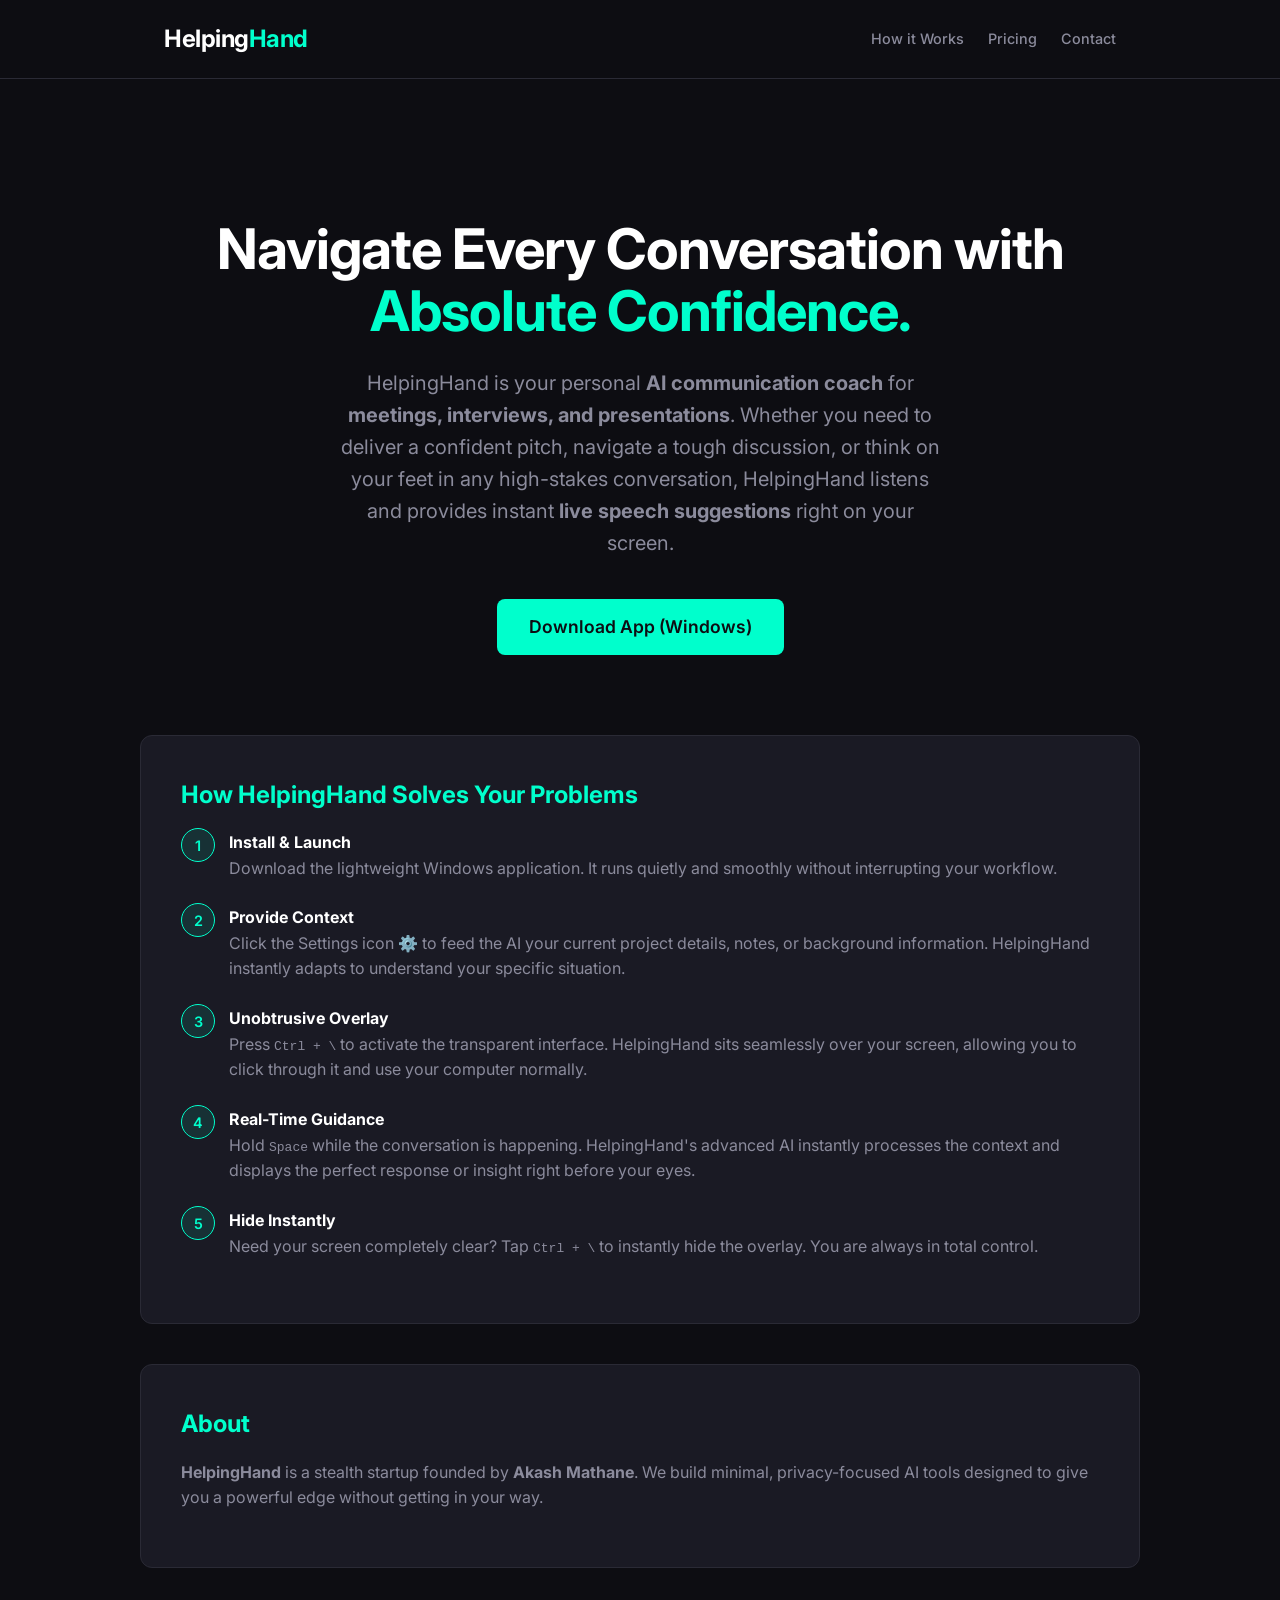
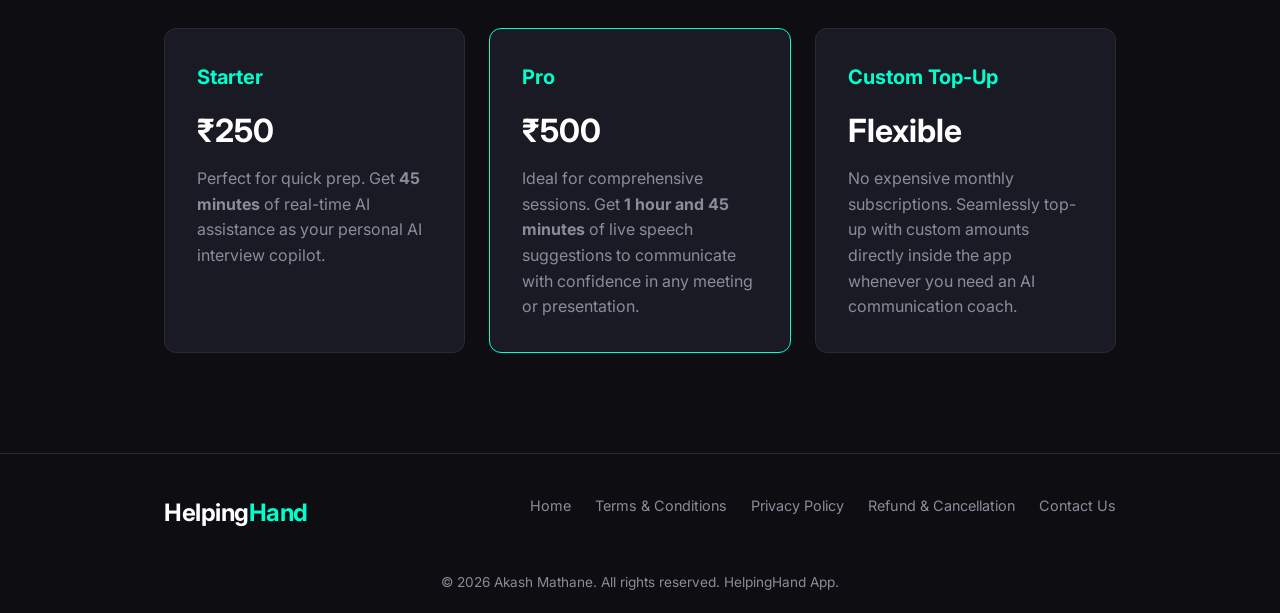
<file: index.html>
<!DOCTYPE html>
<html lang="en">

<head>
    <!-- Google tag (gtag.js) -->
    <script async src="https://www.googletagmanager.com/gtag/js?id=G-17DBLMMTQK"></script>
    <script>
        window.dataLayer = window.dataLayer || [];
        function gtag() { dataLayer.push(arguments); }
        gtag('js', new Date());

        gtag('config', 'G-17DBLMMTQK');
    </script>
    <meta charset="UTF-8">
    <meta name="viewport" content="width=device-width, initial-scale=1.0">
    <meta name="description"
        content="HelpingHand is your AI communication coach for meetings, interviews, and presentations. Get real-time live speech suggestions and guidance right on your screen with this powerful meeting assistant.">
    <meta name="keywords"
        content="AI communication coach, Real-time meeting assistant, Live speech suggestions, Interview preparation, Presentation assistant, AI copilot for meetings">
    <title>HelpingHand App - Your Real-Time AI Assistant</title>
    <link rel="stylesheet" href="style.css">
    <link href="https://fonts.googleapis.com/css2?family=Inter:wght@400;500;600;700&display=swap" rel="stylesheet">
</head>

<body>
    <header>
        <div class="container">
            <div class="logo">Helping<span>Hand</span></div>
            <nav>
                <ul>
                    <li><a href="#how-it-works">How it Works</a></li>
                    <li><a href="#pricing">Pricing</a></li>
                    <li><a href="contact.html">Contact</a></li>
                </ul>
            </nav>
        </div>
    </header>

    <main>
        <section class="hero container">
            <h1>Navigate Every Conversation with <br><span style="color:var(--accent)">Absolute Confidence.</span></h1>
            <p>HelpingHand is your personal <strong>AI communication coach</strong> for <strong>meetings, interviews,
                    and presentations</strong>. Whether you need to deliver a confident pitch, navigate a tough
                discussion,
                or think on your feet in any high-stakes conversation, HelpingHand listens and provides instant
                <strong>live speech suggestions</strong> right on your screen.
            </p>
            <a href="https://drive.google.com/file/d/1NH3Kr51XjpxArqKm0gTJeH8g6UfQxkQR/view?usp=sharing" target="_blank"
                class="btn"
                onclick="gtag('event', 'download_click', {'event_category': 'engagement', 'event_label': 'Windows App Download'});">Download
                App (Windows)</a>
        </section>

        <section id="how-it-works" class="container content-block">
            <h2>How HelpingHand Solves Your Problems</h2>
            <ol class="guide-list">
                <li>
                    <strong>Install & Launch</strong><br>
                    Download the lightweight Windows application. It runs quietly and smoothly without interrupting your
                    workflow.
                </li>
                <li>
                    <strong>Provide Context</strong><br>
                    Click the Settings icon ⚙️ to feed the AI your current project details, notes, or background
                    information. HelpingHand instantly adapts to understand your specific situation.
                </li>
                <li>
                    <strong>Unobtrusive Overlay</strong><br>
                    Press <kbd>Ctrl + \</kbd> to activate the transparent interface. HelpingHand sits seamlessly over
                    your screen, allowing you to click through it and use your computer normally.
                </li>
                <li>
                    <strong>Real-Time Guidance</strong><br>
                    Hold <kbd>Space</kbd> while the conversation is happening. HelpingHand's advanced AI instantly
                    processes the context and displays the perfect response or insight right before your eyes.
                </li>
                <li>
                    <strong>Hide Instantly</strong><br>
                    Need your screen completely clear? Tap <kbd>Ctrl + \</kbd> to instantly hide the overlay. You are
                    always in total control.
                </li>
            </ol>
        </section>

        <section id="about" class="container content-block" style="margin-top: 40px;">
            <h2>About</h2>
            <p><strong>HelpingHand</strong> is a stealth startup founded by <strong>Akash Mathane</strong>. We build
                minimal, privacy-focused AI tools designed to give you a powerful edge without getting in your way.</p>
        </section>

        <section id="pricing" class="container features">
            <div class="feature-card">
                <h3>Starter</h3>
                <h2 style="font-size:2rem; color:var(--text-main); margin:10px 0;">₹250</h2>
                <p>Perfect for quick prep. Get <strong>45 minutes</strong> of real-time AI assistance as your personal
                    AI interview copilot.</p>
            </div>
            <div class="feature-card" style="border-color:var(--accent);">
                <h3>Pro</h3>
                <h2 style="font-size:2rem; color:var(--text-main); margin:10px 0;">₹500</h2>
                <p>Ideal for comprehensive sessions. Get <strong>1 hour and 45 minutes</strong> of live speech
                    suggestions to communicate with confidence in any meeting or presentation.</p>
            </div>
            <div class="feature-card" style="border-color:var(--border);">
                <h3>Custom Top-Up</h3>
                <h2 style="font-size:2rem; color:var(--text-main); margin:10px 0;">Flexible</h2>
                <p>No expensive monthly subscriptions. Seamlessly top-up with custom amounts directly inside the app
                    whenever you need an AI communication coach.</p>
            </div>
        </section>
    </main>

    <footer>
        <div class="container footer-content">
            <div class="logo">Helping<span>Hand</span></div>
            <div class="footer-links">
                <a href="index.html">Home</a>
                <a href="terms.html">Terms & Conditions</a>
                <a href="privacy.html">Privacy Policy</a>
                <a href="refund.html">Refund & Cancellation</a>
                <a href="contact.html">Contact Us</a>
            </div>
        </div>
        <div class="copyright">
            &copy; 2026 Akash Mathane. All rights reserved. HelpingHand App.
        </div>
    </footer>
</body>

</html>
</file>
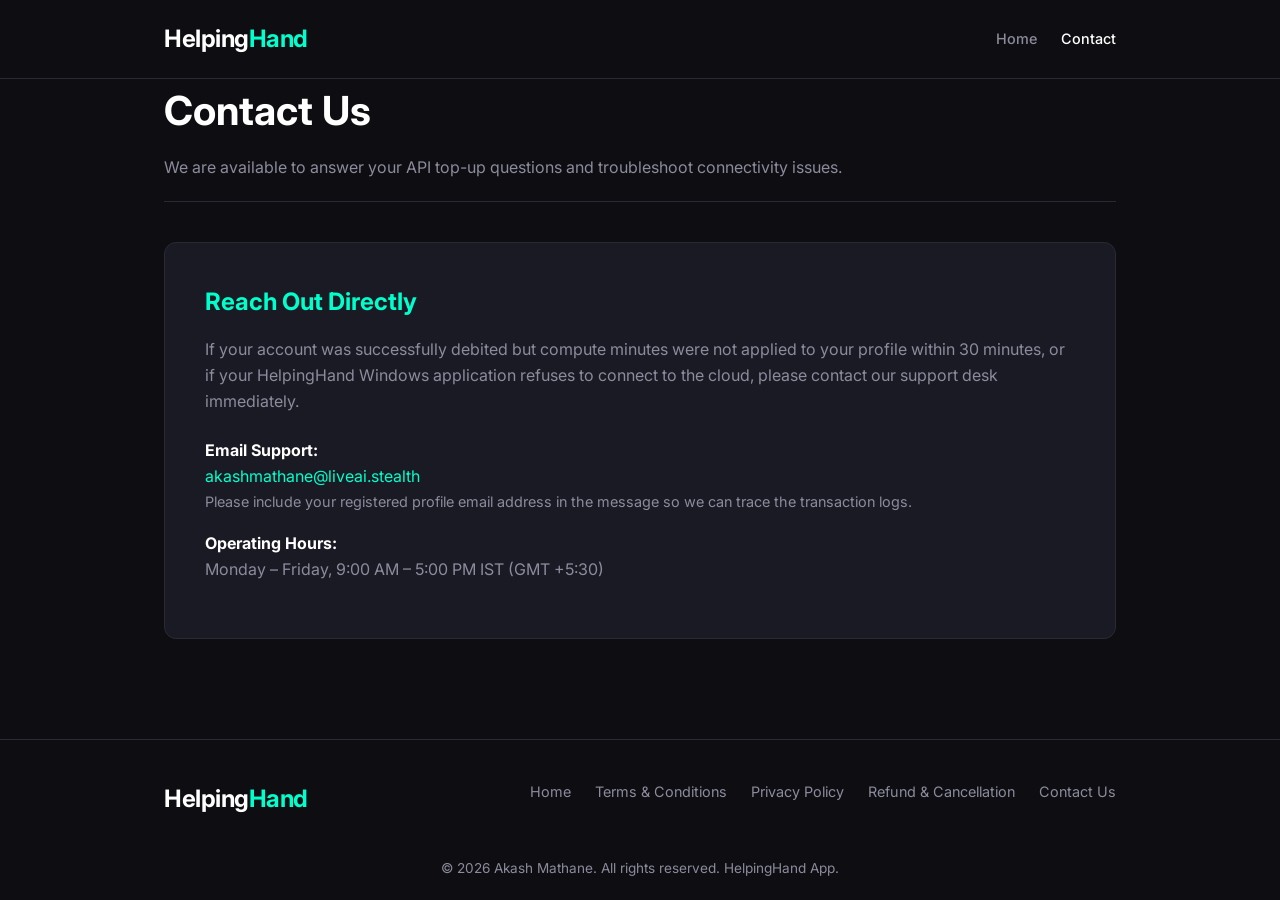
<file: contact.html>
<!DOCTYPE html>
<html lang="en">

<head>
    <meta charset="UTF-8">
    <meta name="viewport" content="width=device-width, initial-scale=1.0">
    <title>Contact Us - HelpingHand App</title>
    <link rel="stylesheet" href="style.css">
    <link href="https://fonts.googleapis.com/css2?family=Inter:wght@400;500;600;700&display=swap" rel="stylesheet">
</head>

<body>
    <header>
        <div class="container">
            <div class="logo">Helping<span>Hand</span></div>
            <nav>
                <ul>
                    <li><a href="index.html">Home</a></li>
                    <li><a href="contact.html" style="color:var(--text-main);">Contact</a></li>
                </ul>
            </nav>
        </div>
    </header>

    <main class="container">
        <div class="page-header">
            <h1>Contact Us</h1>
            <p>We are available to answer your API top-up questions and troubleshoot connectivity issues.</p>
        </div>

        <div class="content-block">
            <h2>Reach Out Directly</h2>
            <p>If your account was successfully debited but compute minutes were not applied to your profile within 30
                minutes, or if your HelpingHand Windows application refuses to connect to the cloud, please contact our
                support desk immediately.</p>

            <ul style="list-style: none; padding:0; margin-top:24px;">
                <li style="margin-bottom: 16px;">
                    <strong style="color:var(--text-main);">Email Support:</strong><br>
                    <a href="mailto:akashmathane@liveai.stealth">akashmathane@liveai.stealth</a><br>
                    <span style="font-size:0.9rem; color:var(--text-muted);">Please include your registered profile
                        email address in the message so we can trace the transaction logs.</span>
                </li>
                <li>
                    <strong style="color:var(--text-main);">Operating Hours:</strong><br>
                    <span style="color:var(--text-muted);">Monday – Friday, 9:00 AM – 5:00 PM IST (GMT +5:30)</span>
                </li>
            </ul>

        </div>
    </main>

    <footer>
        <div class="container footer-content">
            <div class="logo">Helping<span>Hand</span></div>
            <div class="footer-links">
                <a href="index.html">Home</a>
                <a href="terms.html">Terms & Conditions</a>
                <a href="privacy.html">Privacy Policy</a>
                <a href="refund.html">Refund & Cancellation</a>
                <a href="contact.html">Contact Us</a>
            </div>
        </div>
        <div class="copyright">
            &copy; 2026 Akash Mathane. All rights reserved. HelpingHand App.
        </div>
    </footer>
</body>

</html>
</file>
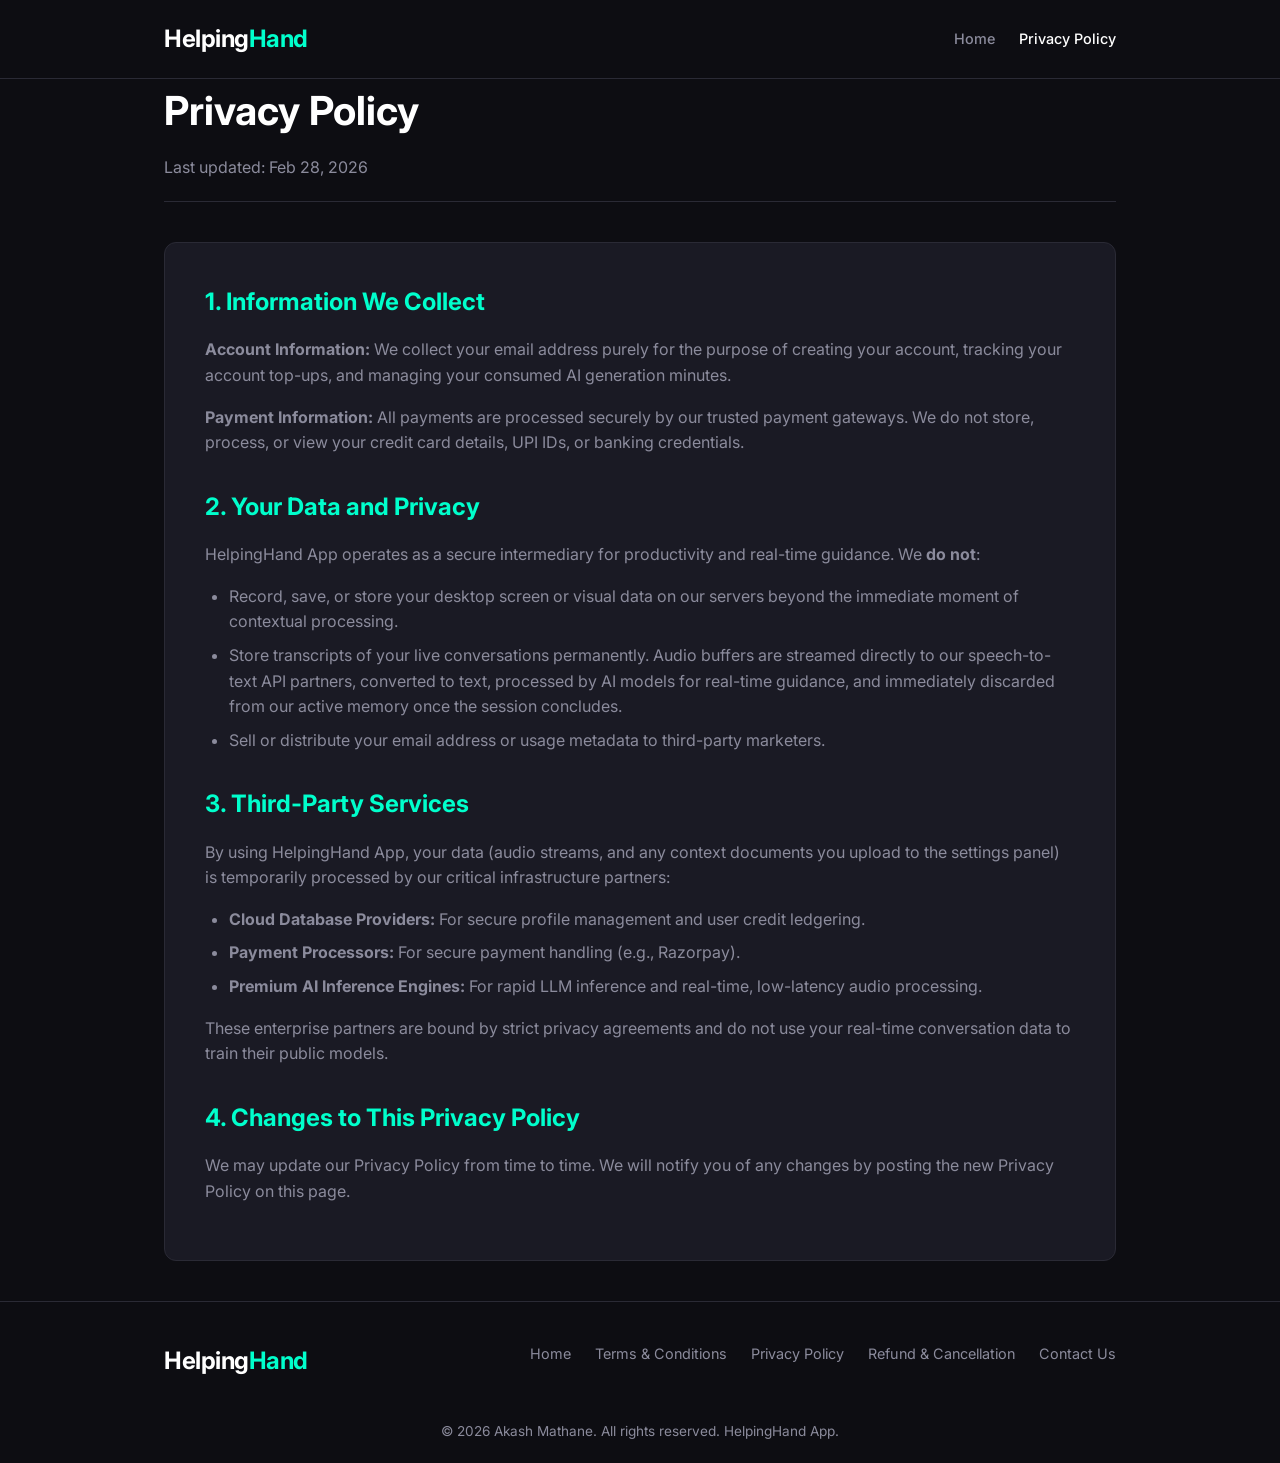
<file: privacy.html>
<!DOCTYPE html>
<html lang="en">

<head>
    <meta charset="UTF-8">
    <meta name="viewport" content="width=device-width, initial-scale=1.0">
    <title>Privacy Policy - HelpingHand App</title>
    <link rel="stylesheet" href="style.css">
    <link href="https://fonts.googleapis.com/css2?family=Inter:wght@400;500;600;700&display=swap" rel="stylesheet">
</head>

<body>
    <header>
        <div class="container">
            <div class="logo">Helping<span>Hand</span></div>
            <nav>
                <ul>
                    <li><a href="index.html">Home</a></li>
                    <li><a href="privacy.html" style="color:var(--text-main);">Privacy Policy</a></li>
                </ul>
            </nav>
        </div>
    </header>

    <main class="container">
        <div class="page-header">
            <h1>Privacy Policy</h1>
            <p>Last updated: Feb 28, 2026</p>
        </div>

        <div class="content-block">
            <h2>1. Information We Collect</h2>
            <p><strong>Account Information:</strong> We collect your email address purely for the purpose of creating
                your account, tracking your account top-ups, and managing your consumed AI generation minutes.</p>
            <p><strong>Payment Information:</strong> All payments are processed securely by our trusted payment
                gateways. We do not store, process, or view your credit card details, UPI IDs, or banking credentials.
            </p>

            <h2>2. Your Data and Privacy</h2>
            <p>HelpingHand App operates as a secure intermediary for productivity and real-time guidance. We <strong>do
                    not</strong>:</p>
            <ul>
                <li>Record, save, or store your desktop screen or visual data on our servers beyond the immediate moment
                    of contextual processing.</li>
                <li>Store transcripts of your live conversations permanently. Audio buffers are streamed directly to our
                    speech-to-text API partners, converted to text, processed by AI models for real-time guidance, and
                    immediately discarded from our active memory once the session concludes.</li>
                <li>Sell or distribute your email address or usage metadata to third-party marketers.</li>
            </ul>

            <h2>3. Third-Party Services</h2>
            <p>By using HelpingHand App, your data (audio streams, and any context documents you upload to the settings
                panel) is temporarily processed by our critical infrastructure partners:</p>
            <ul>
                <li><strong>Cloud Database Providers:</strong> For secure profile management and user credit ledgering.
                </li>
                <li><strong>Payment Processors:</strong> For secure payment handling (e.g., Razorpay).</li>
                <li><strong>Premium AI Inference Engines:</strong> For rapid LLM inference and real-time, low-latency
                    audio processing.</li>
            </ul>
            <p>These enterprise partners are bound by strict privacy agreements and do not use your real-time
                conversation data to train their public models.</p>

            <h2>4. Changes to This Privacy Policy</h2>
            <p>We may update our Privacy Policy from time to time. We will notify you of any changes by posting the new
                Privacy Policy on this page.</p>

        </div>
    </main>

    <footer>
        <div class="container footer-content">
            <div class="logo">Helping<span>Hand</span></div>
            <div class="footer-links">
                <a href="index.html">Home</a>
                <a href="terms.html">Terms & Conditions</a>
                <a href="privacy.html">Privacy Policy</a>
                <a href="refund.html">Refund & Cancellation</a>
                <a href="contact.html">Contact Us</a>
            </div>
        </div>
        <div class="copyright">
            &copy; 2026 Akash Mathane. All rights reserved. HelpingHand App.
        </div>
    </footer>
</body>

</html>
</file>
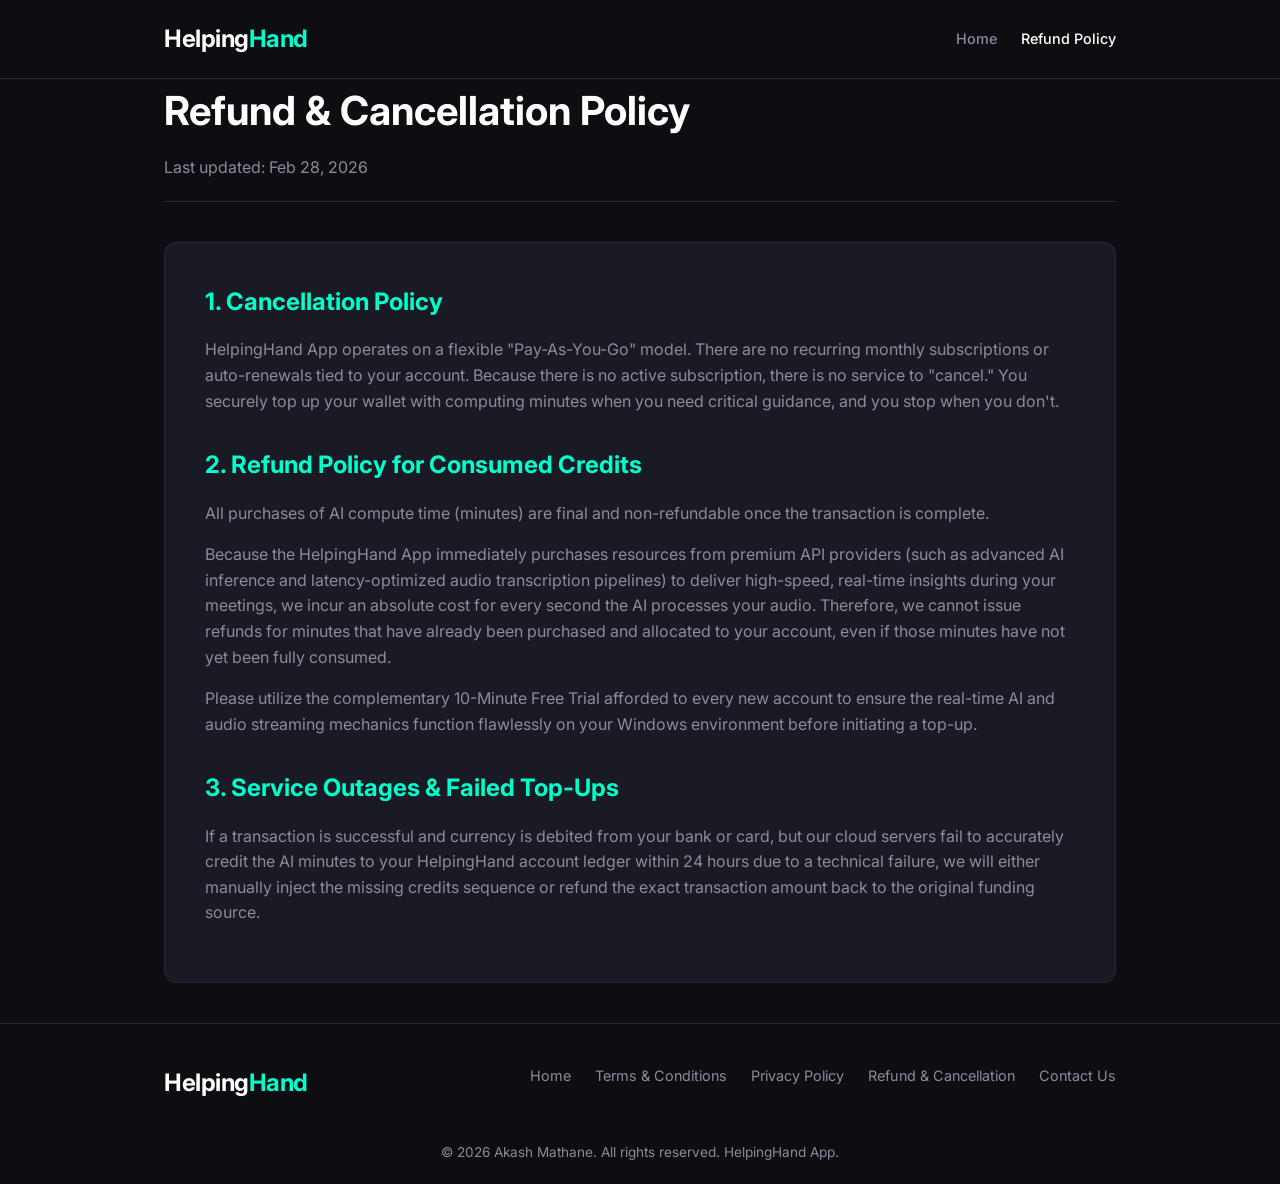
<file: refund.html>
<!DOCTYPE html>
<html lang="en">

<head>
    <meta charset="UTF-8">
    <meta name="viewport" content="width=device-width, initial-scale=1.0">
    <title>Refund & Cancellation Policy - HelpingHand App</title>
    <link rel="stylesheet" href="style.css">
    <link href="https://fonts.googleapis.com/css2?family=Inter:wght@400;500;600;700&display=swap" rel="stylesheet">
</head>

<body>
    <header>
        <div class="container">
            <div class="logo">Helping<span>Hand</span></div>
            <nav>
                <ul>
                    <li><a href="index.html">Home</a></li>
                    <li><a href="refund.html" style="color:var(--text-main);">Refund Policy</a></li>
                </ul>
            </nav>
        </div>
    </header>

    <main class="container">
        <div class="page-header">
            <h1>Refund & Cancellation Policy</h1>
            <p>Last updated: Feb 28, 2026</p>
        </div>

        <div class="content-block">
            <h2>1. Cancellation Policy</h2>
            <p>HelpingHand App operates on a flexible "Pay-As-You-Go" model. There are no recurring monthly
                subscriptions or auto-renewals tied to your account. Because there is no active subscription, there is
                no service to "cancel." You securely top up your wallet with computing minutes when you need critical
                guidance, and you stop when you don't.</p>

            <h2>2. Refund Policy for Consumed Credits</h2>
            <p>All purchases of AI compute time (minutes) are final and non-refundable once the transaction is complete.
            </p>
            <p>Because the HelpingHand App immediately purchases resources from premium API providers (such as advanced
                AI inference and latency-optimized audio transcription pipelines) to deliver high-speed, real-time
                insights during your meetings, we incur an absolute cost for every second the AI processes your audio.
                Therefore, we cannot issue refunds for minutes that have already been purchased and allocated to your
                account, even if those minutes have not yet been fully consumed.</p>
            <p>Please utilize the complementary 10-Minute Free Trial afforded to every new account to ensure the
                real-time AI and audio streaming mechanics function flawlessly on your Windows environment before
                initiating a top-up.</p>

            <h2>3. Service Outages & Failed Top-Ups</h2>
            <p>If a transaction is successful and currency is debited from your bank or card, but our cloud servers fail
                to accurately credit the AI minutes to your HelpingHand account ledger within 24 hours due to a
                technical failure, we will either manually inject the missing credits sequence or refund the exact
                transaction amount back to the original funding source.</p>
        </div>
    </main>

    <footer>
        <div class="container footer-content">
            <div class="logo">Helping<span>Hand</span></div>
            <div class="footer-links">
                <a href="index.html">Home</a>
                <a href="terms.html">Terms & Conditions</a>
                <a href="privacy.html">Privacy Policy</a>
                <a href="refund.html">Refund & Cancellation</a>
                <a href="contact.html">Contact Us</a>
            </div>
        </div>
        <div class="copyright">
            &copy; 2026 Akash Mathane. All rights reserved. HelpingHand App.
        </div>
    </footer>
</body>

</html>
</file>
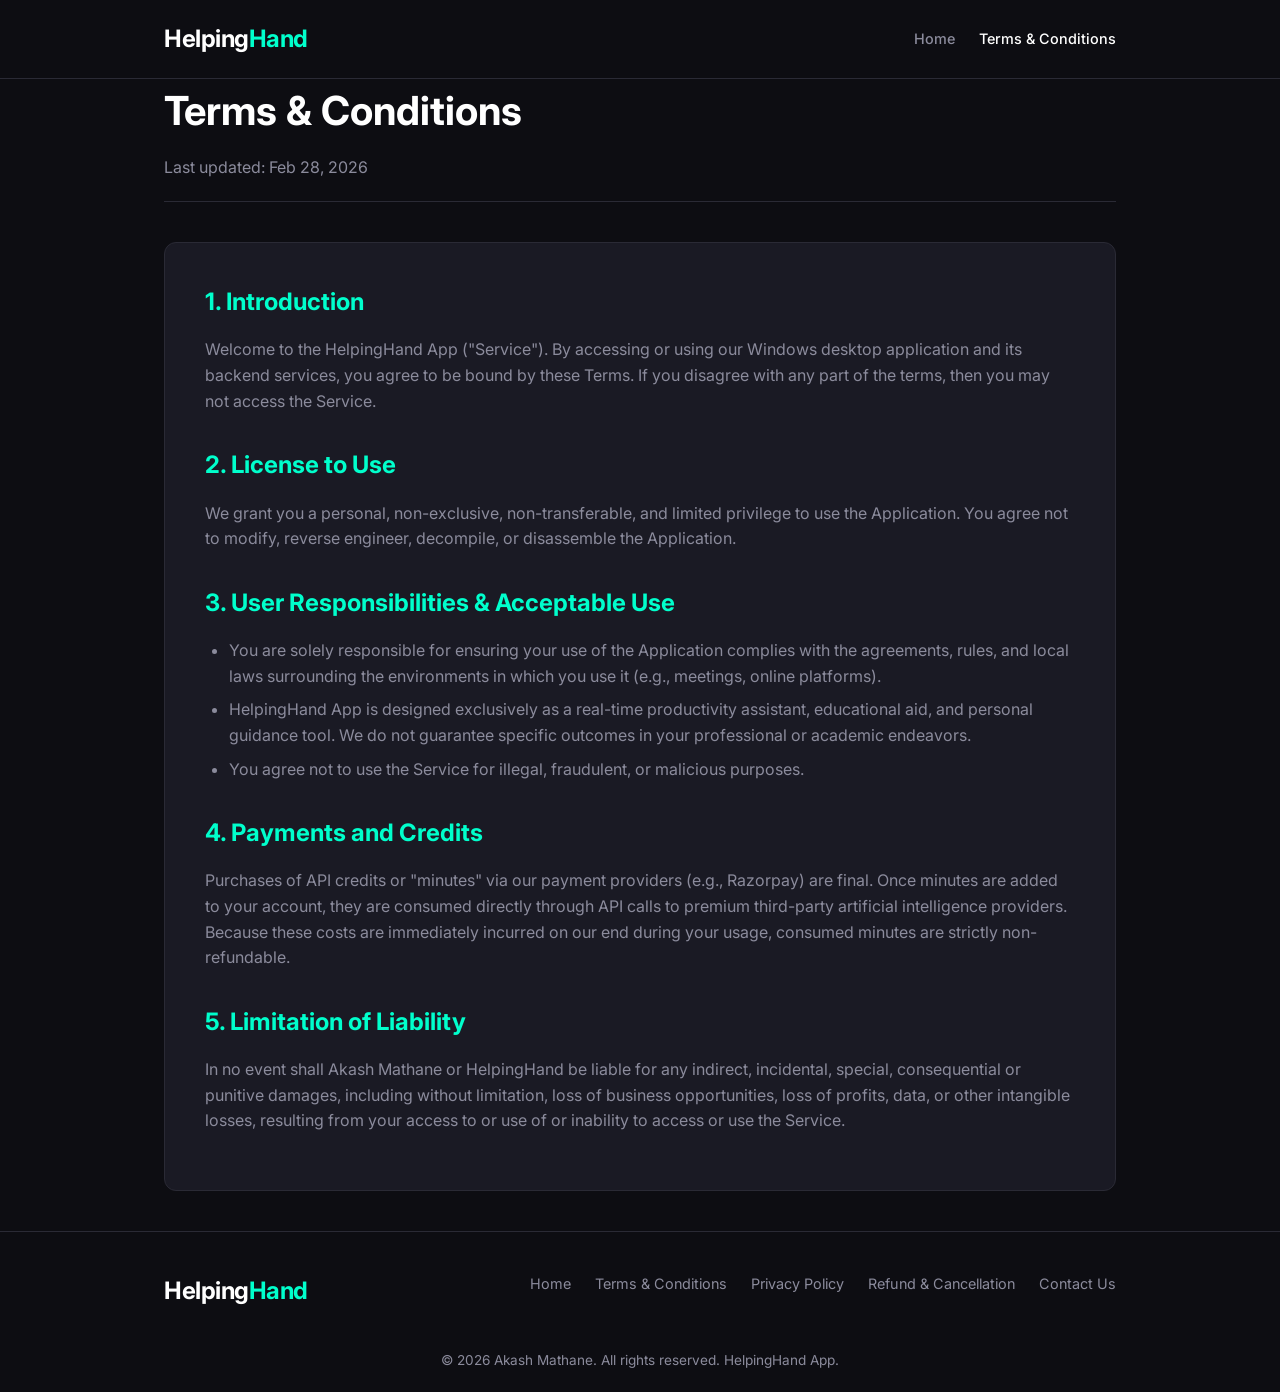
<file: terms.html>
<!DOCTYPE html>
<html lang="en">

<head>
    <meta charset="UTF-8">
    <meta name="viewport" content="width=device-width, initial-scale=1.0">
    <title>Terms & Conditions - HelpingHand App</title>
    <link rel="stylesheet" href="style.css">
    <link href="https://fonts.googleapis.com/css2?family=Inter:wght@400;500;600;700&display=swap" rel="stylesheet">
</head>

<body>
    <header>
        <div class="container">
            <div class="logo">Helping<span>Hand</span></div>
            <nav>
                <ul>
                    <li><a href="index.html">Home</a></li>
                    <li><a href="terms.html" style="color:var(--text-main);">Terms & Conditions</a></li>
                </ul>
            </nav>
        </div>
    </header>

    <main class="container">
        <div class="page-header">
            <h1>Terms & Conditions</h1>
            <p>Last updated: Feb 28, 2026</p>
        </div>

        <div class="content-block">
            <h2>1. Introduction</h2>
            <p>Welcome to the HelpingHand App ("Service"). By accessing or using our Windows desktop application and its
                backend services, you agree to be bound by these Terms. If you disagree with any part of the terms, then
                you may not access the Service.</p>

            <h2>2. License to Use</h2>
            <p>We grant you a personal, non-exclusive, non-transferable, and limited privilege to use the Application.
                You agree not to modify, reverse engineer, decompile, or disassemble the Application.</p>

            <h2>3. User Responsibilities & Acceptable Use</h2>
            <ul>
                <li>You are solely responsible for ensuring your use of the Application complies with the agreements,
                    rules, and local laws surrounding the environments in which you use it (e.g., meetings, online
                    platforms).</li>
                <li>HelpingHand App is designed exclusively as a real-time productivity assistant, educational aid, and
                    personal guidance tool. We do not guarantee specific outcomes in your professional or academic
                    endeavors.</li>
                <li>You agree not to use the Service for illegal, fraudulent, or malicious purposes.</li>
            </ul>

            <h2>4. Payments and Credits</h2>
            <p>Purchases of API credits or "minutes" via our payment providers (e.g., Razorpay) are final. Once minutes
                are added to your account, they are consumed directly through API calls to premium third-party
                artificial intelligence providers. Because these costs are immediately incurred on our end during your
                usage, consumed minutes are strictly non-refundable.</p>

            <h2>5. Limitation of Liability</h2>
            <p>In no event shall Akash Mathane or HelpingHand be liable for any indirect, incidental, special,
                consequential or punitive damages, including without limitation, loss of business opportunities, loss of
                profits, data, or other intangible losses, resulting from your access to or use of or inability to
                access or use the Service.</p>
        </div>
    </main>

    <footer>
        <div class="container footer-content">
            <div class="logo">Helping<span>Hand</span></div>
            <div class="footer-links">
                <a href="index.html">Home</a>
                <a href="terms.html">Terms & Conditions</a>
                <a href="privacy.html">Privacy Policy</a>
                <a href="refund.html">Refund & Cancellation</a>
                <a href="contact.html">Contact Us</a>
            </div>
        </div>
        <div class="copyright">
            &copy; 2026 Akash Mathane. All rights reserved. HelpingHand App.
        </div>
    </footer>
</body>

</html>
</file>
<file: style.css>
:root {
    --bg-color: #0d0d12;
    --card-bg: #1a1a24;
    --text-main: #ffffff;
    --text-muted: #8b8b9c;
    --accent: #00ffcc;
    --accent-hover: #00cca3;
    --border: #2a2a35;
}

* {
    box-sizing: border-box;
    margin: 0;
    padding: 0;
}

body {
    font-family: 'Inter', -apple-system, BlinkMacSystemFont, "Segoe UI", Roboto, Helvetica, Arial, sans-serif;
    background-color: var(--bg-color);
    color: var(--text-main);
    line-height: 1.6;
    display: flex;
    flex-direction: column;
    min-height: 100vh;
}

a {
    color: var(--accent);
    text-decoration: none;
    transition: color 0.2s;
}

a:hover {
    color: var(--accent-hover);
}

.container {
    max-width: 1000px;
    margin: 0 auto;
    padding: 0 24px;
    width: 100%;
}

/* Header */
header {
    border-bottom: 1px solid var(--border);
    padding: 20px 0;
}

header .container {
    display: flex;
    justify-content: space-between;
    align-items: center;
}

.logo {
    font-size: 1.5rem;
    font-weight: 700;
    letter-spacing: -0.5px;
    color: var(--text-main);
}

.logo span {
    color: var(--accent);
}

nav ul {
    list-style: none;
    display: flex;
    gap: 24px;
}

nav a {
    color: var(--text-muted);
    font-size: 0.9rem;
    font-weight: 500;
}

nav a:hover {
    color: var(--text-main);
}

/* Main Content */
main {
    flex: 1;
    padding: 60px 0;
}

.hero {
    text-align: center;
    padding: 80px 0;
}

.hero h1 {
    font-size: 3.5rem;
    line-height: 1.1;
    margin-bottom: 24px;
    letter-spacing: -1px;
}

.hero p {
    font-size: 1.25rem;
    color: var(--text-muted);
    max-width: 600px;
    margin: 0 auto 40px auto;
}

.btn {
    display: inline-block;
    background-color: var(--accent);
    color: var(--bg-color);
    padding: 14px 32px;
    font-weight: 600;
    border-radius: 8px;
    font-size: 1.1rem;
    transition: transform 0.2s, background-color 0.2s;
}

.btn:hover {
    background-color: var(--accent-hover);
    transform: translateY(-2px);
    color: var(--bg-color);
}

/* Typography for Legal Pages */
.page-header {
    margin-bottom: 40px;
    padding-bottom: 20px;
    border-bottom: 1px solid var(--border);
}

.page-header h1 {
    font-size: 2.5rem;
    margin-bottom: 12px;
}

.page-header p {
    color: var(--text-muted);
}

.content-block {
    background-color: var(--card-bg);
    border: 1px solid var(--border);
    border-radius: 12px;
    padding: 40px;
}

.content-block h2 {
    font-size: 1.5rem;
    margin-top: 32px;
    margin-bottom: 16px;
    color: var(--accent);
}

.content-block h2:first-child {
    margin-top: 0;
}

.content-block p {
    margin-bottom: 16px;
    color: var(--text-muted);
}

.content-block ul {
    margin-bottom: 16px;
    padding-left: 24px;
    color: var(--text-muted);
}

.content-block li {
    margin-bottom: 8px;
}

/* Features Grid */
.features {
    display: grid;
    grid-template-columns: repeat(auto-fit, minmax(300px, 1fr));
    gap: 24px;
    margin-top: 60px;
}

.feature-card {
    background-color: var(--card-bg);
    border: 1px solid var(--border);
    border-radius: 12px;
    padding: 32px;
}

.feature-card h3 {
    font-size: 1.25rem;
    margin-bottom: 12px;
    color: var(--accent);
}

.feature-card p {
    color: var(--text-muted);
}

/* Footer */
footer {
    border-top: 1px solid var(--border);
    padding: 40px 0 20px 0;
    margin-top: 40px;
}

.footer-content {
    display: flex;
    justify-content: space-between;
    margin-bottom: 40px;
}

.footer-links {
    display: flex;
    flex-wrap: wrap;
    gap: 24px;
}

.footer-links a {
    color: var(--text-muted);
    font-size: 0.9rem;
}

.footer-links a:hover {
    color: var(--text-main);
}

.copyright {
    text-align: center;
    color: var(--text-muted);
    font-size: 0.85rem;
}

/* Guide Section */
.guide-list {
    counter-reset: guide-counter;
    list-style: none;
    padding: 0;
}

.guide-list li {
    position: relative;
    padding-left: 48px;
    margin-bottom: 24px;
    color: var(--text-muted);
}

.guide-list li::before {
    counter-increment: guide-counter;
    content: counter(guide-counter);
    position: absolute;
    left: 0;
    top: -2px;
    width: 32px;
    height: 32px;
    background-color: rgba(0, 255, 204, 0.1);
    color: var(--accent);
    border: 1px solid var(--accent);
    border-radius: 50%;
    display: flex;
    align-items: center;
    justify-content: center;
    font-weight: 600;
    font-size: 0.9rem;
}

.guide-list strong {
    color: var(--text-main);
}

/* Mobile Responsiveness */
@media (max-width: 768px) {
    header .container {
        flex-direction: column;
        gap: 15px;
        text-align: center;
    }

    nav ul {
        justify-content: center;
        flex-wrap: wrap;
        gap: 15px;
    }

    .hero {
        padding: 40px 0;
    }

    .hero h1 {
        font-size: 2.2rem;
    }

    .hero p {
        font-size: 1.1rem;
    }

    .content-block {
        padding: 25px 20px;
    }

    .features {
        grid-template-columns: 1fr;
    }

    .footer-content {
        flex-direction: column;
        align-items: center;
        gap: 20px;
    }

    .footer-links {
        justify-content: center;
    }
}
</file>
